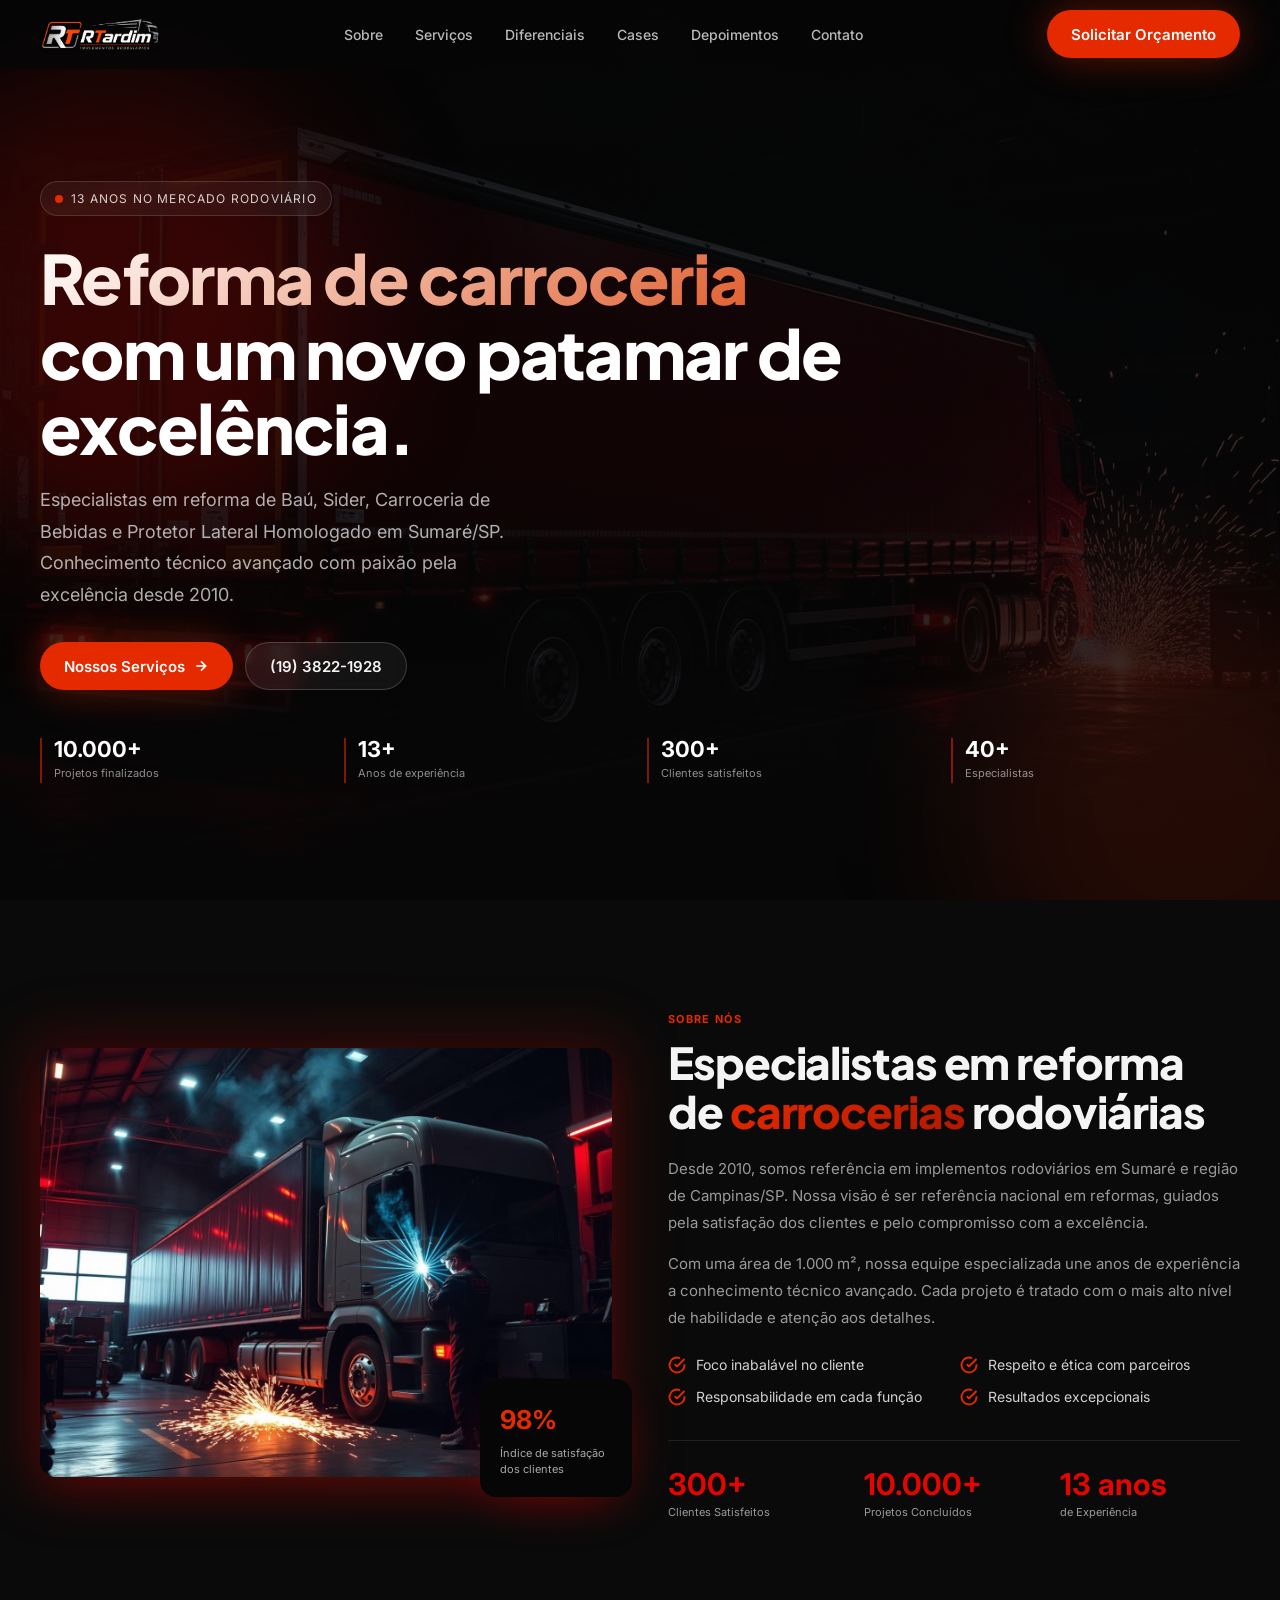
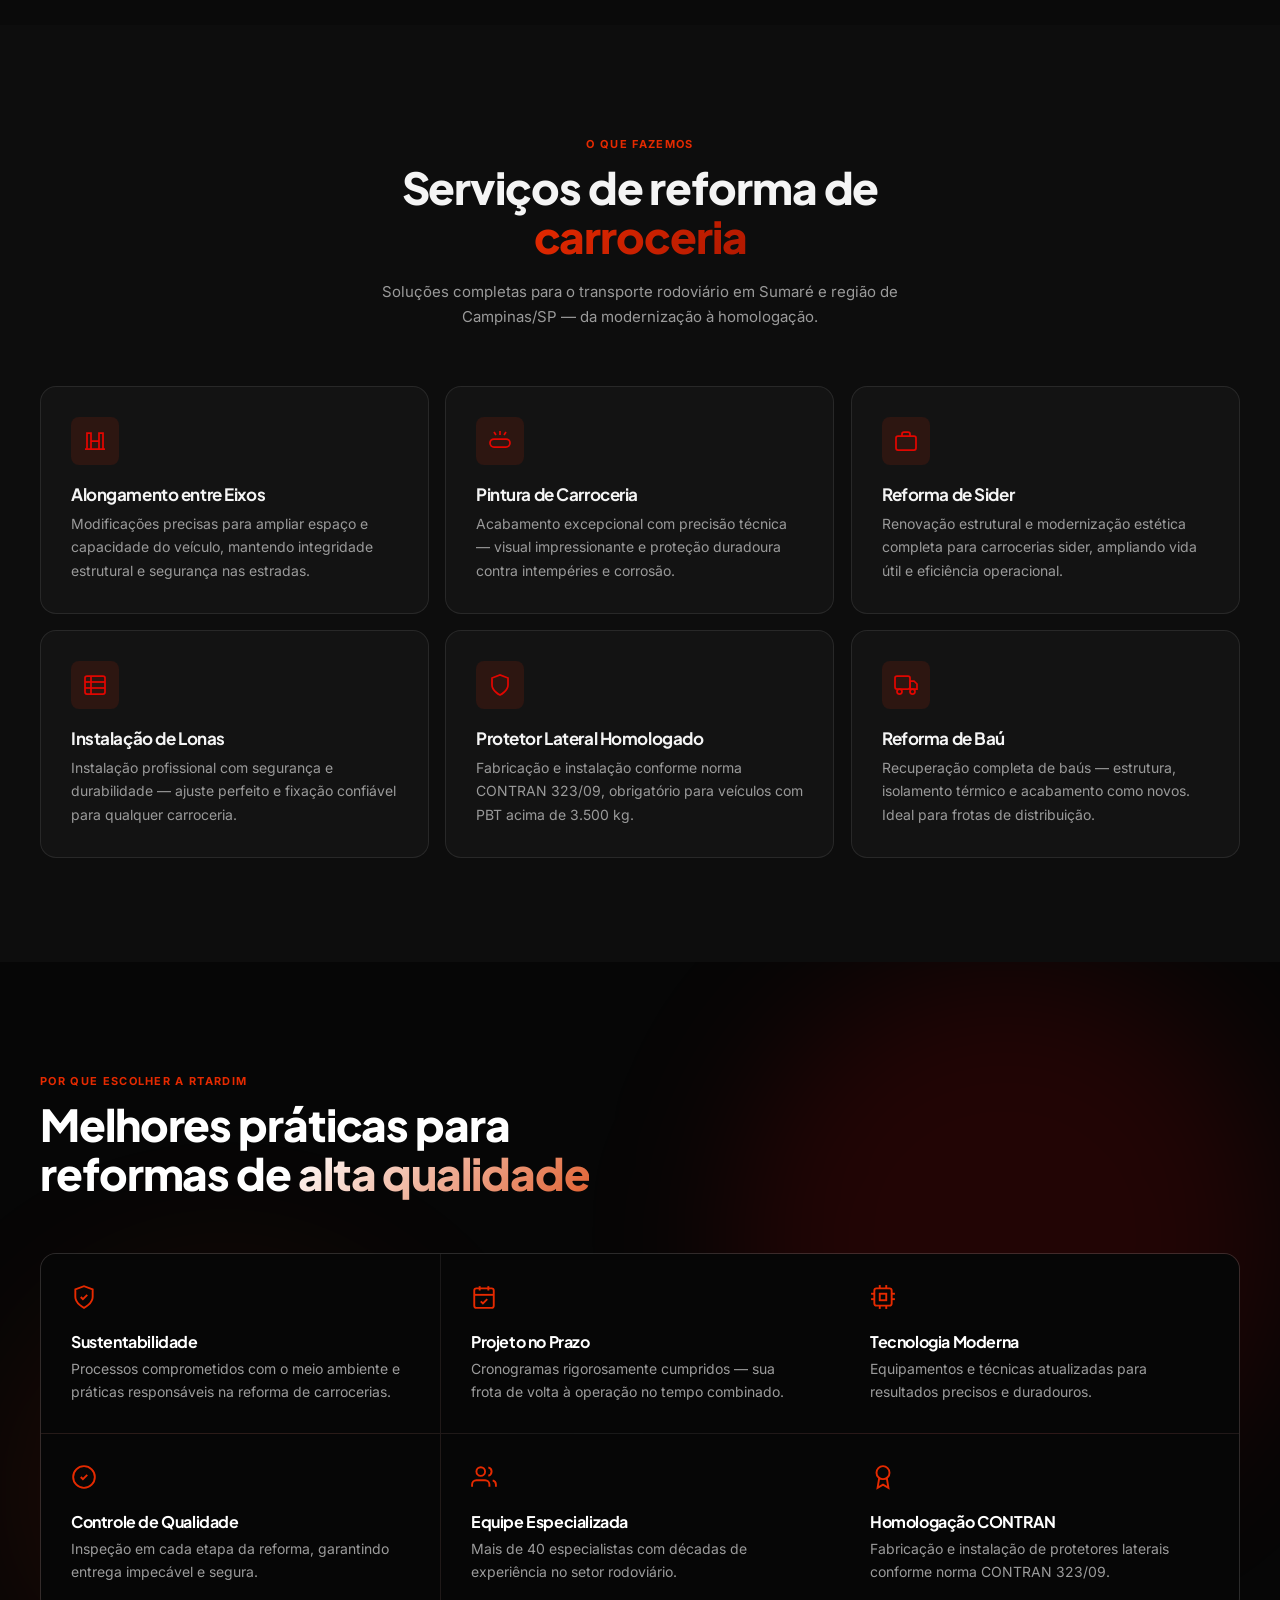
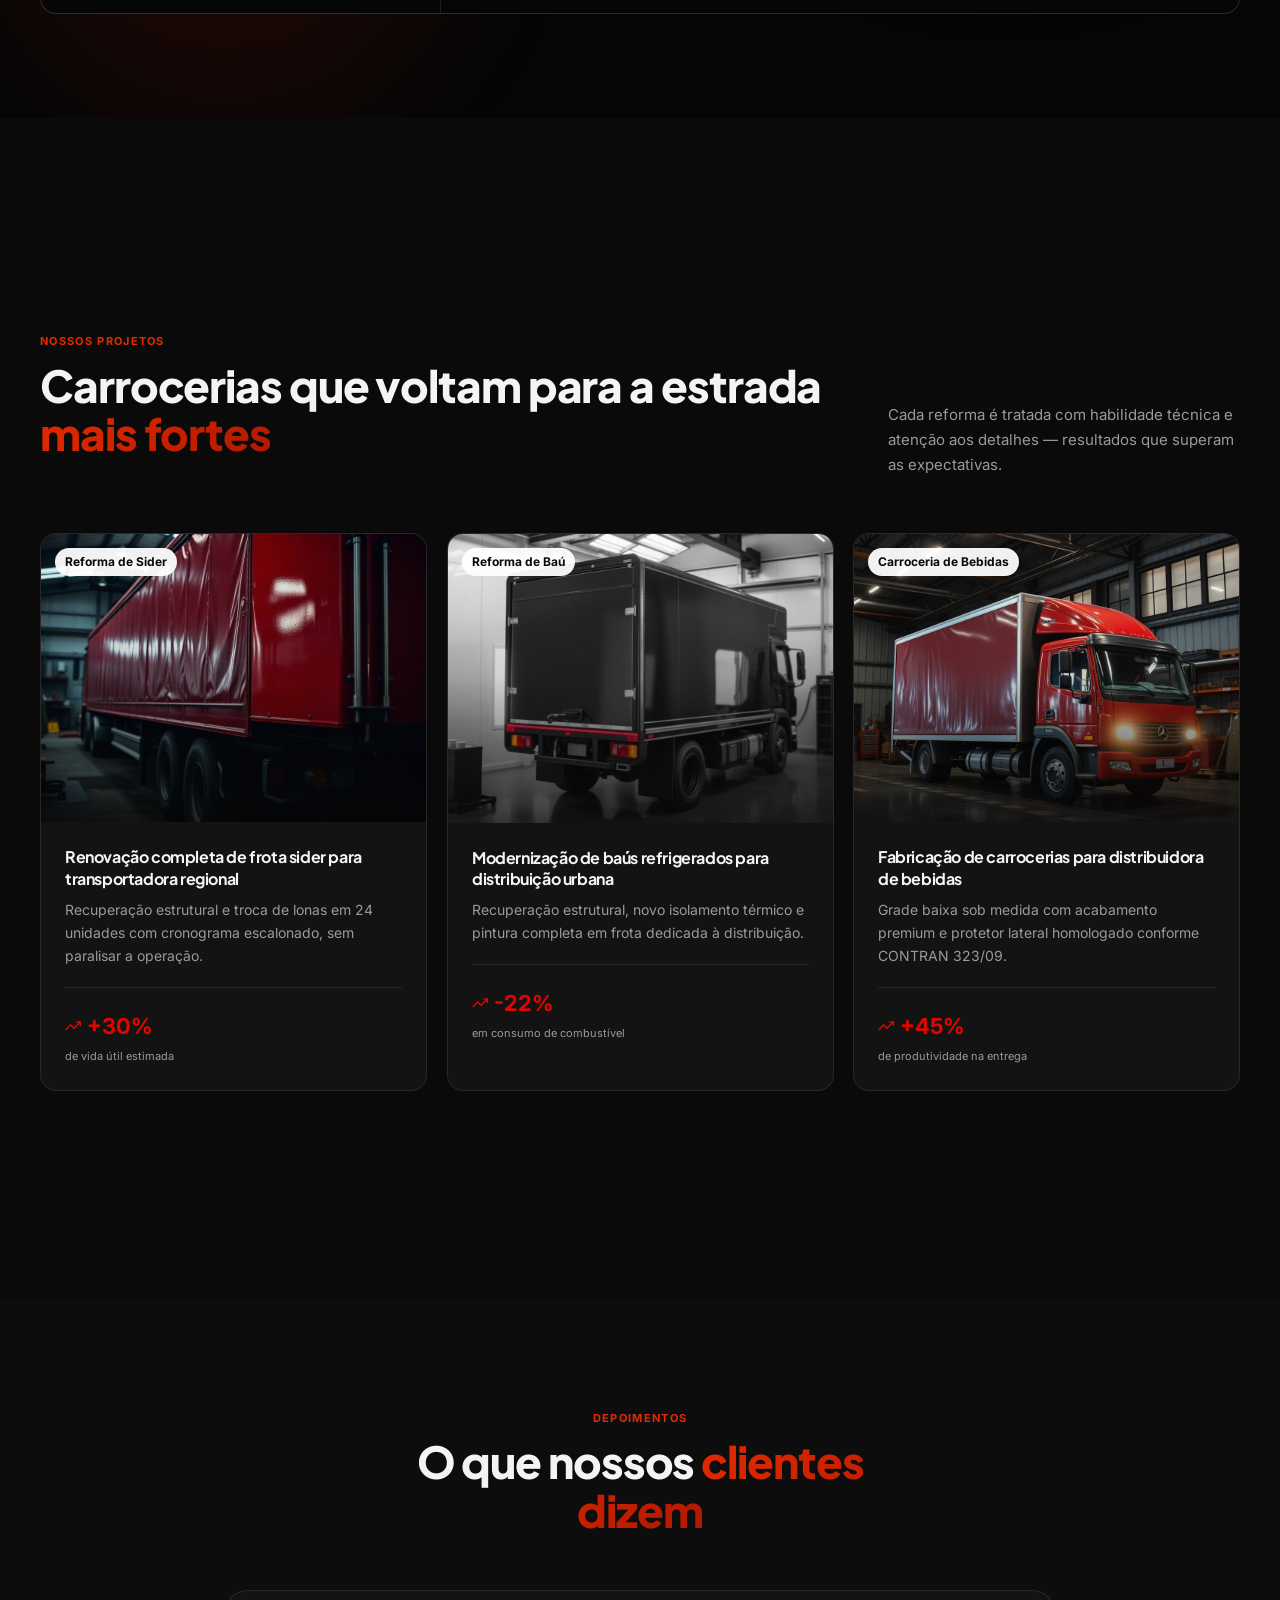
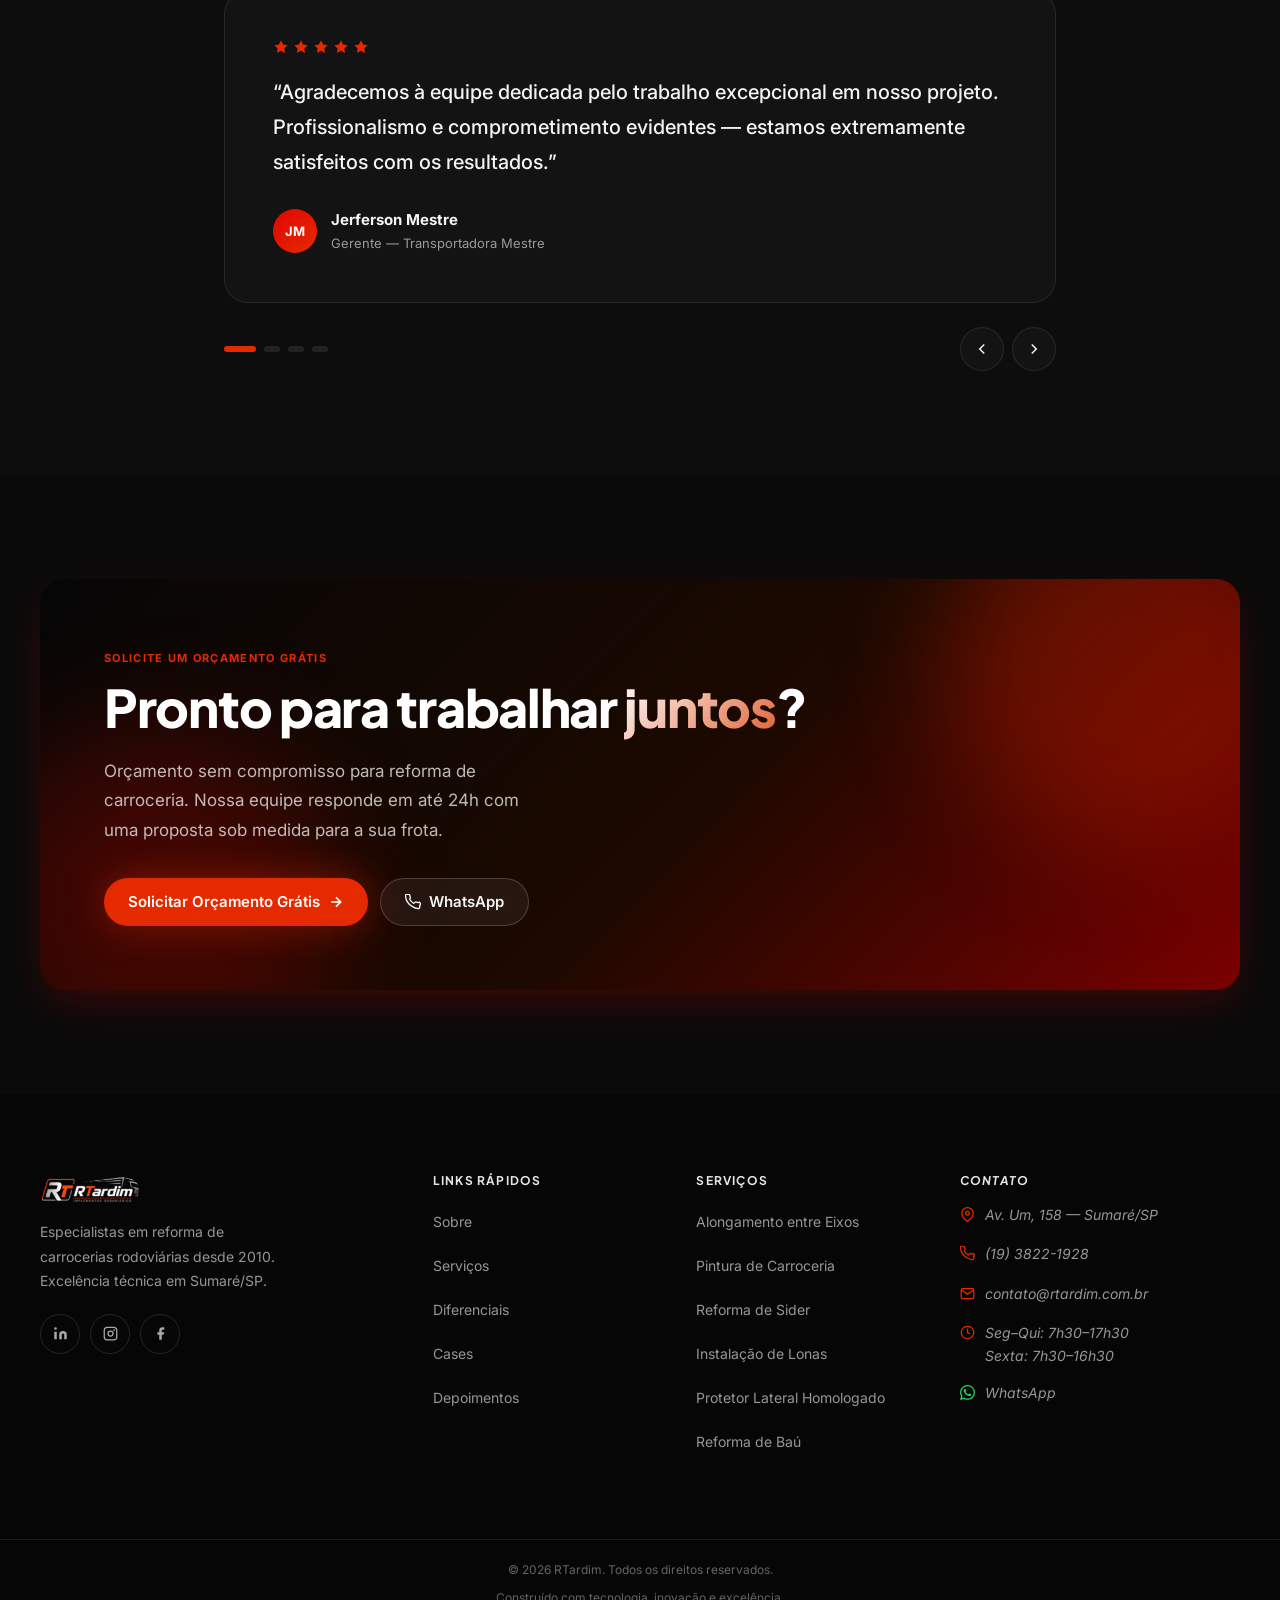
<file: v02/index.html>
<!DOCTYPE html>
<html lang="pt-BR">
<head>
  <meta charset="utf-8">
  <meta name="viewport" content="width=device-width,initial-scale=1">
  <meta http-equiv="X-UA-Compatible" content="IE=edge">

  <!-- Primary SEO -->
  <title>RTardim — Reforma de Carrocerias em Sumaré/SP | Baú, Sider, Protetor Lateral</title>
  <meta name="description" content="RTardim: 13 anos reformando carrocerias rodoviárias em Sumaré/SP. Especialistas em Baú, Sider, Carroceria de Bebidas, Alongamento entre Eixos, Pintura e Protetor Lateral CONTRAN 323/09. Orçamento grátis.">
  <meta name="keywords" content="reforma de carroceria Sumaré, reforma de baú, reforma de sider, carroceria de bebidas, protetor lateral homologado CONTRAN, alongamento entre eixos, pintura de carroceria, implementos rodoviários Campinas">
  <meta name="robots" content="index,follow,max-snippet:-1,max-image-preview:large,max-video-preview:-1">
  <meta name="author" content="RTardim">
  <meta name="geo.region" content="BR-SP">
  <meta name="geo.placename" content="Sumaré, São Paulo, Brasil">
  <link rel="canonical" href="https://www.rtardim.com.br/">

  <!-- Open Graph -->
  <meta property="og:type"        content="website">
  <meta property="og:url"         content="https://www.rtardim.com.br/">
  <meta property="og:title"       content="RTardim — Reforma de Carrocerias em Sumaré/SP">
  <meta property="og:description" content="13 anos de excelência em reforma de carrocerias rodoviárias. Baú, Sider, Bebidas, Pintura e Protetor Lateral Homologado. Solicite um orçamento grátis.">
  <meta property="og:image"       content="https://www.rtardim.com.br/img/og-image.jpg">
  <meta property="og:image:width"  content="1200">
  <meta property="og:image:height" content="630">
  <meta property="og:image:alt"   content="RTardim — Reforma de Carrocerias Rodoviárias em Sumaré/SP">
  <meta property="og:locale"      content="pt_BR">
  <meta property="og:site_name"   content="RTardim">

  <!-- Twitter Card -->
  <meta name="twitter:card"        content="summary_large_image">
  <meta name="twitter:title"       content="RTardim — Reforma de Carrocerias em Sumaré/SP">
  <meta name="twitter:description" content="13 anos reformando carrocerias rodoviárias. Baú, Sider, Bebidas, Pintura e Protetor Lateral. Orçamento grátis.">
  <meta name="twitter:image"       content="https://www.rtardim.com.br/img/og-image.jpg">

  <!-- PWA / Theme -->
  <meta name="theme-color" content="#0a0a0a">
  <meta name="mobile-web-app-capable" content="yes">
  <meta name="apple-mobile-web-app-capable" content="yes">
  <meta name="apple-mobile-web-app-status-bar-style" content="black-translucent">

  <!-- Favicon -->
  <link rel="icon" type="image/png" href="img/logo.png">

  <!-- Fonts — preload para LCP -->
  <link rel="preconnect" href="https://fonts.googleapis.com">
  <link rel="preconnect" href="https://fonts.gstatic.com" crossorigin>
  <link rel="preload" as="style"
        href="https://fonts.googleapis.com/css2?family=Inter:wght@400;500;600;700&family=Plus+Jakarta+Sans:wght@600;700;800&display=swap"
        onload="this.onload=null;this.rel='stylesheet'">
  <noscript>
    <link rel="stylesheet"
          href="https://fonts.googleapis.com/css2?family=Inter:wght@400;500;600;700&family=Plus+Jakarta+Sans:wght@600;700;800&display=swap">
  </noscript>

  <!-- Preload hero image (LCP candidate) -->
  <link rel="preload" as="image" href="img/hero-bg.jpg">

  <!-- Stylesheet -->
  <link rel="stylesheet" href="css/styles.css">

  <!-- Schema.org — LocalBusiness + FAQ -->
  <script type="application/ld+json">
  {
    "@context": "https://schema.org",
    "@type": "LocalBusiness",
    "@id": "https://www.rtardim.com.br/#organization",
    "name": "RTardim Reforma de Carrocerias",
    "alternateName": "RTardim",
    "url": "https://www.rtardim.com.br",
    "logo": "https://www.rtardim.com.br/img/logo.png",
    "image": "https://www.rtardim.com.br/img/og-image.jpg",
    "description": "Especialistas em reforma de carrocerias rodoviárias há 13 anos. Reforma de Baú, Sider, Carroceria de Bebidas, Alongamento entre Eixos, Pintura e Protetor Lateral Homologado CONTRAN 323/09. Sumaré/SP.",
    "foundingDate": "2010",
    "numberOfEmployees": { "@type": "QuantitativeValue", "value": 40 },
    "address": {
      "@type": "PostalAddress",
      "streetAddress": "Av. Um, 158",
      "addressLocality": "Sumaré",
      "addressRegion": "SP",
      "postalCode": "13175-000",
      "addressCountry": "BR"
    },
    "geo": { "@type": "GeoCoordinates", "latitude": -22.8205, "longitude": -47.2673 },
    "telephone": "+55-19-3822-1928",
    "email": "contato@rtardim.com.br",
    "openingHoursSpecification": [
      { "@type": "OpeningHoursSpecification", "dayOfWeek": ["Monday","Tuesday","Wednesday","Thursday"], "opens": "07:30", "closes": "17:30" },
      { "@type": "OpeningHoursSpecification", "dayOfWeek": "Friday", "opens": "07:30", "closes": "16:30" }
    ],
    "aggregateRating": { "@type": "AggregateRating", "ratingValue": "4.9", "reviewCount": "300", "bestRating": "5" },
    "hasOfferCatalog": {
      "@type": "OfferCatalog",
      "name": "Serviços de Reforma de Carroceria",
      "itemListElement": [
        { "@type": "Offer", "itemOffered": { "@type": "Service", "name": "Reforma de Sider" } },
        { "@type": "Offer", "itemOffered": { "@type": "Service", "name": "Reforma de Baú" } },
        { "@type": "Offer", "itemOffered": { "@type": "Service", "name": "Carroceria de Bebidas" } },
        { "@type": "Offer", "itemOffered": { "@type": "Service", "name": "Alongamento entre Eixos" } },
        { "@type": "Offer", "itemOffered": { "@type": "Service", "name": "Pintura de Carroceria" } },
        { "@type": "Offer", "itemOffered": { "@type": "Service", "name": "Protetor Lateral Homologado CONTRAN 323/09" } },
        { "@type": "Offer", "itemOffered": { "@type": "Service", "name": "Instalação de Lonas" } }
      ]
    }
  }
  </script>
  <script type="application/ld+json">
  {
    "@context": "https://schema.org",
    "@type": "FAQPage",
    "mainEntity": [
      { "@type": "Question", "name": "Quais carrocerias a RTardim reforma?",
        "acceptedAnswer": { "@type": "Answer", "text": "A RTardim reforma Baú, Sider, Carroceria de Bebidas (grade baixa) e outros implementos rodoviários. Também realizamos alongamento entre eixos, pintura completa e instalação de lonas em Sumaré/SP." } },
      { "@type": "Question", "name": "A RTardim fabrica e instala protetor lateral homologado?",
        "acceptedAnswer": { "@type": "Answer", "text": "Sim. Fabricamos e instalamos Protetor Lateral conforme a norma CONTRAN 323/09, obrigatório para veículos com PBT acima de 3.500 kg." } },
      { "@type": "Question", "name": "Onde fica a RTardim?",
        "acceptedAnswer": { "@type": "Answer", "text": "Nossa oficina fica na Av. Um, 158 — Jardim Nova Terra, Sumaré/SP. Atendemos clientes da região de Campinas e interior de São Paulo." } },
      { "@type": "Question", "name": "Qual o horário de atendimento da RTardim?",
        "acceptedAnswer": { "@type": "Answer", "text": "Atendemos segunda a quinta das 7h30 às 17h30 e sexta das 7h30 às 16h30. Telefone: (19) 3822-1928." } },
      { "@type": "Question", "name": "Quanto tempo tem a RTardim no mercado?",
        "acceptedAnswer": { "@type": "Answer", "text": "A RTardim atua desde 2010, com mais de 13 anos de experiência, mais de 10.000 projetos concluídos e 300+ clientes satisfeitos." } }
    ]
  }
  </script>
</head>
<body>

<!-- ===================================================
     NAVBAR
=================================================== -->
<header>
  <nav id="navbar" aria-label="Navegação principal">
    <div class="container nav-inner">

      <a href="#top" class="nav-logo" aria-label="RTardim — Reforma de Carrocerias — Início">
        <img src="img/logo.png"
             alt="RTardim"
             class="nav-logo-img"
             width="120" height="36"
             onerror="this.style.display='none';this.nextElementSibling.style.display='flex'">
        <!-- Fallback se o SVG não carregar -->
        <span class="nav-logo-badge" style="display:none" aria-hidden="true">RT</span>
      </a>

      <ul class="nav-links" role="list">
        <li><a href="#sobre">Sobre</a></li>
        <li><a href="#servicos">Serviços</a></li>
        <li><a href="#diferenciais">Diferenciais</a></li>
        <li><a href="#cases">Cases</a></li>
        <li><a href="#depoimentos">Depoimentos</a></li>
        <li><a href="#contato">Contato</a></li>
      </ul>

      <a href="#contato" class="btn btn-primary nav-cta">Solicitar Orçamento</a>

      <button class="nav-hamburger" id="menu-toggle"
              aria-label="Abrir menu de navegação"
              aria-expanded="false"
              aria-controls="mobile-menu">
        <svg id="icon-menu" xmlns="http://www.w3.org/2000/svg" width="22" height="22"
             fill="none" stroke="currentColor" stroke-width="2" viewBox="0 0 24 24" aria-hidden="true">
          <line x1="3" y1="6" x2="21" y2="6"/>
          <line x1="3" y1="12" x2="21" y2="12"/>
          <line x1="3" y1="18" x2="21" y2="18"/>
        </svg>
        <svg id="icon-close" xmlns="http://www.w3.org/2000/svg" width="22" height="22"
             fill="none" stroke="currentColor" stroke-width="2" viewBox="0 0 24 24"
             style="display:none" aria-hidden="true">
          <line x1="18" y1="6" x2="6" y2="18"/>
          <line x1="6" y1="6" x2="18" y2="18"/>
        </svg>
      </button>
    </div>

    <div id="mobile-menu" role="dialog" aria-label="Menu de navegação" aria-modal="false">
      <a href="#sobre">Sobre</a>
      <a href="#servicos">Serviços</a>
      <a href="#diferenciais">Diferenciais</a>
      <a href="#cases">Cases</a>
      <a href="#depoimentos">Depoimentos</a>
      <a href="#contato">Contato</a>
      <a href="#contato" class="btn btn-primary">Solicitar Orçamento</a>
    </div>
  </nav>
</header>

<!-- ===================================================
     HERO
=================================================== -->
<section id="top" aria-labelledby="hero-title">
  <div id="hero">
    <div class="hero-bg" role="img"
         aria-label="Oficina RTardim — reforma de carroceria rodoviária em Sumaré/SP"
         aria-hidden="true"></div>
    <div class="hero-overlay" aria-hidden="true"></div>
    <div class="hero-blob hero-blob-1" aria-hidden="true"></div>
    <div class="hero-blob hero-blob-2" aria-hidden="true"></div>

    <div class="container">
      <div class="hero-content">
        <div class="hero-badge">
          <span class="hero-badge-dot" aria-hidden="true"></span>
          <span>13 anos no mercado rodoviário</span>
        </div>

        <h1 class="hero-h1" id="hero-title">
          <span class="tg-hero">Reforma de carroceria</span><br>
          <span>com um novo patamar de excelência.</span>
        </h1>

        <p class="hero-p">
          Especialistas em reforma de Baú, Sider, Carroceria de Bebidas e Protetor Lateral
          Homologado em Sumaré/SP. Conhecimento técnico avançado com paixão pela excelência desde 2010.
        </p>

        <div class="hero-btns">
          <a href="#servicos" class="btn btn-primary">
            Nossos Serviços
            <svg xmlns="http://www.w3.org/2000/svg" width="16" height="16" fill="none"
                 stroke="currentColor" stroke-width="2.5" viewBox="0 0 24 24" aria-hidden="true">
              <line x1="5" y1="12" x2="19" y2="12"/>
              <polyline points="12 5 19 12 12 19"/>
            </svg>
          </a>
          <!-- data-phone — número preenchido via config.js -->
          <a href="#" data-phone data-phone-text class="btn btn-ghost">
            <svg xmlns="http://www.w3.org/2000/svg" width="16" height="16" fill="none"
                 stroke="currentColor" stroke-width="2" viewBox="0 0 24 24" aria-hidden="true">
              <path d="M22 16.92v3a2 2 0 01-2.18 2 19.79 19.79 0 01-8.63-3.07A19.5 19.5 0 013.07 11 19.79 19.79 0 01.66 2.31 2 2 0 012.18.36h3a2 2 0 012 1.72c.123.999.374 1.979.7 2.81a2 2 0 01-.45 2.11L6.91 7.91a16 16 0 006.29 6.29l1.61-1.61a2 2 0 012.11-.45c.831.326 1.811.577 2.81.7A2 2 0 0122 16.92z"/>
            </svg>
            (19) 3822-1928
          </a>
        </div>

        <dl class="hero-stats" aria-label="Números da RTardim">
          <div class="stat-item"><dd class="stat-num">10.000+</dd><dt class="stat-label">Projetos finalizados</dt></div>
          <div class="stat-item"><dd class="stat-num">13+</dd><dt class="stat-label">Anos de experiência</dt></div>
          <div class="stat-item"><dd class="stat-num">300+</dd><dt class="stat-label">Clientes satisfeitos</dt></div>
          <div class="stat-item"><dd class="stat-num">40+</dd><dt class="stat-label">Especialistas</dt></div>
        </dl>
      </div>
    </div>
  </div>
</section>

<!-- ===================================================
     ABOUT
=================================================== -->
<section id="sobre" aria-labelledby="about-title">
  <div id="about">
    <div class="container">
      <div class="about-grid">

        <div class="about-img-wrap reveal-l">
          <div class="about-img-glow" aria-hidden="true"></div>
          <img src="img/about.jpg"
               alt="Equipe de especialistas da RTardim realizando reforma de carroceria rodoviária em Sumaré/SP"
               class="about-img"
               width="1280" height="960"
               loading="lazy" decoding="async">
          <div class="about-badge" aria-hidden="true">
            <div class="about-badge-num">98%</div>
            <div class="about-badge-label">Índice de satisfação dos clientes</div>
          </div>
        </div>

        <div class="reveal-r">
          <span class="label-tag">Sobre nós</span>
          <h2 class="section-title" id="about-title">
            Especialistas em reforma de <span class="tg-accent">carrocerias</span> rodoviárias
          </h2>
          <p class="about-p">Desde 2010, somos referência em implementos rodoviários em Sumaré e região de Campinas/SP. Nossa visão é ser referência nacional em reformas, guiados pela satisfação dos clientes e pelo compromisso com a excelência.</p>
          <p class="about-p">Com uma área de 1.000 m², nossa equipe especializada une anos de experiência a conhecimento técnico avançado. Cada projeto é tratado com o mais alto nível de habilidade e atenção aos detalhes.</p>

          <ul class="values-list" aria-label="Nossos valores">
            <li class="value-item">
              <svg class="check-icon" xmlns="http://www.w3.org/2000/svg" fill="none" stroke="currentColor" stroke-width="2.5" viewBox="0 0 24 24" aria-hidden="true"><path d="M22 11.08V12a10 10 0 11-5.93-9.14"/><polyline points="22 4 12 14.01 9 11.01"/></svg>
              Foco inabalável no cliente
            </li>
            <li class="value-item">
              <svg class="check-icon" xmlns="http://www.w3.org/2000/svg" fill="none" stroke="currentColor" stroke-width="2.5" viewBox="0 0 24 24" aria-hidden="true"><path d="M22 11.08V12a10 10 0 11-5.93-9.14"/><polyline points="22 4 12 14.01 9 11.01"/></svg>
              Respeito e ética com parceiros
            </li>
            <li class="value-item">
              <svg class="check-icon" xmlns="http://www.w3.org/2000/svg" fill="none" stroke="currentColor" stroke-width="2.5" viewBox="0 0 24 24" aria-hidden="true"><path d="M22 11.08V12a10 10 0 11-5.93-9.14"/><polyline points="22 4 12 14.01 9 11.01"/></svg>
              Responsabilidade em cada função
            </li>
            <li class="value-item">
              <svg class="check-icon" xmlns="http://www.w3.org/2000/svg" fill="none" stroke="currentColor" stroke-width="2.5" viewBox="0 0 24 24" aria-hidden="true"><path d="M22 11.08V12a10 10 0 11-5.93-9.14"/><polyline points="22 4 12 14.01 9 11.01"/></svg>
              Resultados excepcionais
            </li>
          </ul>

          <dl class="stats-row" aria-label="Resultados comprovados">
            <div><dd class="stat-big">300+</dd><dt class="stat-small">Clientes Satisfeitos</dt></div>
            <div><dd class="stat-big">10.000+</dd><dt class="stat-small">Projetos Concluídos</dt></div>
            <div><dd class="stat-big">13 anos</dd><dt class="stat-small">de Experiência</dt></div>
          </dl>
        </div>

      </div>
    </div>
  </div>
</section>

<!-- ===================================================
     SERVICES
=================================================== -->
<section id="servicos" aria-labelledby="services-title">
  <div id="services">
    <div class="container">
      <div class="section-center">
        <span class="label-tag">O que fazemos</span>
        <h2 class="section-title" id="services-title">
          Serviços de reforma de <span class="tg-accent">carroceria</span>
        </h2>
        <p>Soluções completas para o transporte rodoviário em Sumaré e região de Campinas/SP — da modernização à homologação.</p>
      </div>

      <ul class="services-grid" role="list" aria-label="Lista de serviços de reforma de carroceria">
        <li class="service-card reveal" style="transition-delay:.04s">
          <div class="service-icon" aria-hidden="true">
            <svg xmlns="http://www.w3.org/2000/svg" fill="none" stroke="currentColor" stroke-width="1.75" viewBox="0 0 24 24"><path d="M2 20h20M4 4h4v16H4zM16 4h4v16h-4zM8 12h8"/></svg>
          </div>
          <h3 class="service-h3">Alongamento entre Eixos</h3>
          <p class="service-p">Modificações precisas para ampliar espaço e capacidade do veículo, mantendo integridade estrutural e segurança nas estradas.</p>
        </li>
        <li class="service-card reveal" style="transition-delay:.08s">
          <div class="service-icon" aria-hidden="true">
            <svg xmlns="http://www.w3.org/2000/svg" fill="none" stroke="currentColor" stroke-width="1.75" viewBox="0 0 24 24"><path d="M2 14a4 4 0 014-4h12a4 4 0 010 8H6a4 4 0 01-4-4zM12 6V2M8 6l-2-3M16 6l2-3"/></svg>
          </div>
          <h3 class="service-h3">Pintura de Carroceria</h3>
          <p class="service-p">Acabamento excepcional com precisão técnica — visual impressionante e proteção duradoura contra intempéries e corrosão.</p>
        </li>
        <li class="service-card reveal" style="transition-delay:.12s">
          <div class="service-icon" aria-hidden="true">
            <svg xmlns="http://www.w3.org/2000/svg" fill="none" stroke="currentColor" stroke-width="1.75" viewBox="0 0 24 24"><rect x="2" y="7" width="20" height="14" rx="2"/><path d="M16 7V5a2 2 0 00-2-2h-4a2 2 0 00-2 2v2"/></svg>
          </div>
          <h3 class="service-h3">Reforma de Sider</h3>
          <p class="service-p">Renovação estrutural e modernização estética completa para carrocerias sider, ampliando vida útil e eficiência operacional.</p>
        </li>
        <li class="service-card reveal" style="transition-delay:.16s">
          <div class="service-icon" aria-hidden="true">
            <svg xmlns="http://www.w3.org/2000/svg" fill="none" stroke="currentColor" stroke-width="1.75" viewBox="0 0 24 24"><rect x="2" y="3" width="20" height="18" rx="2"/><line x1="2" y1="9" x2="22" y2="9"/><line x1="2" y1="15" x2="22" y2="15"/><line x1="8" y1="3" x2="8" y2="21"/></svg>
          </div>
          <h3 class="service-h3">Instalação de Lonas</h3>
          <p class="service-p">Instalação profissional com segurança e durabilidade — ajuste perfeito e fixação confiável para qualquer carroceria.</p>
        </li>
        <li class="service-card reveal" style="transition-delay:.20s">
          <div class="service-icon" aria-hidden="true">
            <svg xmlns="http://www.w3.org/2000/svg" fill="none" stroke="currentColor" stroke-width="1.75" viewBox="0 0 24 24"><path d="M12 22s8-4 8-10V5l-8-3-8 3v7c0 6 8 10 8 10z"/></svg>
          </div>
          <h3 class="service-h3">Protetor Lateral Homologado</h3>
          <p class="service-p">Fabricação e instalação conforme norma CONTRAN 323/09, obrigatório para veículos com PBT acima de 3.500 kg.</p>
        </li>
        <li class="service-card reveal" style="transition-delay:.24s">
          <div class="service-icon" aria-hidden="true">
            <svg xmlns="http://www.w3.org/2000/svg" fill="none" stroke="currentColor" stroke-width="1.75" viewBox="0 0 24 24"><rect x="1" y="3" width="15" height="13" rx="2"/><path d="M16 8h4l3 3v5h-7V8z"/><circle cx="5.5" cy="18.5" r="2.5"/><circle cx="18.5" cy="18.5" r="2.5"/></svg>
          </div>
          <h3 class="service-h3">Reforma de Baú</h3>
          <p class="service-p">Recuperação completa de baús — estrutura, isolamento térmico e acabamento como novos. Ideal para frotas de distribuição.</p>
        </li>
      </ul>
    </div>
  </div>
</section>

<!-- ===================================================
     DIFFERENTIALS
=================================================== -->
<section id="diferenciais" aria-labelledby="diffs-title">
  <div id="diffs">
    <div class="diff-blob diff-blob-1" aria-hidden="true"></div>
    <div class="diff-blob diff-blob-2" aria-hidden="true"></div>
    <div class="container">
      <div class="diffs-intro reveal">
        <span class="label-tag">Por que escolher a RTardim</span>
        <h2 class="section-title" id="diffs-title">
          Melhores práticas para reformas de <span class="tg-hero">alta qualidade</span>
        </h2>
      </div>

      <ul class="diffs-grid" aria-label="Diferenciais da RTardim">
        <li class="diff-item reveal">
          <div class="diff-icon" aria-hidden="true"><svg xmlns="http://www.w3.org/2000/svg" fill="none" stroke="currentColor" stroke-width="1.75" viewBox="0 0 24 24"><path d="M12 22s8-4 8-10V5l-8-3-8 3v7c0 6 8 10 8 10z"/><path d="M9 12l2 2 4-4"/></svg></div>
          <h3 class="diff-h3">Sustentabilidade</h3>
          <p class="diff-p">Processos comprometidos com o meio ambiente e práticas responsáveis na reforma de carrocerias.</p>
        </li>
        <li class="diff-item reveal">
          <div class="diff-icon" aria-hidden="true"><svg xmlns="http://www.w3.org/2000/svg" fill="none" stroke="currentColor" stroke-width="1.75" viewBox="0 0 24 24"><rect x="3" y="4" width="18" height="18" rx="2"/><line x1="16" y1="2" x2="16" y2="6"/><line x1="8" y1="2" x2="8" y2="6"/><line x1="3" y1="10" x2="21" y2="10"/><path d="M9 16l2 2 4-4"/></svg></div>
          <h3 class="diff-h3">Projeto no Prazo</h3>
          <p class="diff-p">Cronogramas rigorosamente cumpridos — sua frota de volta à operação no tempo combinado.</p>
        </li>
        <li class="diff-item reveal">
          <div class="diff-icon" aria-hidden="true"><svg xmlns="http://www.w3.org/2000/svg" fill="none" stroke="currentColor" stroke-width="1.75" viewBox="0 0 24 24"><rect x="4" y="4" width="16" height="16" rx="2"/><rect x="9" y="9" width="6" height="6"/><line x1="9" y1="1" x2="9" y2="4"/><line x1="15" y1="1" x2="15" y2="4"/><line x1="9" y1="20" x2="9" y2="23"/><line x1="15" y1="20" x2="15" y2="23"/><line x1="20" y1="9" x2="23" y2="9"/><line x1="20" y1="14" x2="23" y2="14"/><line x1="1" y1="9" x2="4" y2="9"/><line x1="1" y1="14" x2="4" y2="14"/></svg></div>
          <h3 class="diff-h3">Tecnologia Moderna</h3>
          <p class="diff-p">Equipamentos e técnicas atualizadas para resultados precisos e duradouros.</p>
        </li>
        <li class="diff-item reveal">
          <div class="diff-icon" aria-hidden="true"><svg xmlns="http://www.w3.org/2000/svg" fill="none" stroke="currentColor" stroke-width="1.75" viewBox="0 0 24 24"><circle cx="12" cy="12" r="10"/><path d="M9 12l2 2 4-4"/></svg></div>
          <h3 class="diff-h3">Controle de Qualidade</h3>
          <p class="diff-p">Inspeção em cada etapa da reforma, garantindo entrega impecável e segura.</p>
        </li>
        <li class="diff-item reveal">
          <div class="diff-icon" aria-hidden="true"><svg xmlns="http://www.w3.org/2000/svg" fill="none" stroke="currentColor" stroke-width="1.75" viewBox="0 0 24 24"><path d="M17 21v-2a4 4 0 00-4-4H5a4 4 0 00-4 4v2"/><circle cx="9" cy="7" r="4"/><path d="M23 21v-2a4 4 0 00-3-3.87M16 3.13a4 4 0 010 7.75"/></svg></div>
          <h3 class="diff-h3">Equipe Especializada</h3>
          <p class="diff-p">Mais de 40 especialistas com décadas de experiência no setor rodoviário.</p>
        </li>
        <li class="diff-item reveal">
          <div class="diff-icon" aria-hidden="true"><svg xmlns="http://www.w3.org/2000/svg" fill="none" stroke="currentColor" stroke-width="1.75" viewBox="0 0 24 24"><circle cx="12" cy="8" r="6"/><path d="M15.477 12.89L17 22l-5-3-5 3 1.523-9.11"/></svg></div>
          <h3 class="diff-h3">Homologação CONTRAN</h3>
          <p class="diff-p">Fabricação e instalação de protetores laterais conforme norma CONTRAN 323/09.</p>
        </li>
      </ul>
    </div>
  </div>
</section>

<!-- ===================================================
     CASES
=================================================== -->
<section id="cases" aria-labelledby="cases-title">
  <div id="cases">
    <div class="container">
      <div class="cases-header">
        <div>
          <span class="label-tag">Nossos projetos</span>
          <h2 class="section-title" id="cases-title" style="max-width:26ch;margin-top:.5rem">
            Carrocerias que voltam para a estrada <span class="tg-accent">mais fortes</span>
          </h2>
        </div>
        <p class="cases-header-desc">Cada reforma é tratada com habilidade técnica e atenção aos detalhes — resultados que superam as expectativas.</p>
      </div>

      <div class="cases-grid">
        <article class="case-card reveal" style="transition-delay:.04s">
          <div class="case-img-wrap">
            <img src="img/case1.jpg"
                 alt="Reforma de Sider: renovação estrutural de frota sider para transportadora regional — RTardim Sumaré/SP"
                 class="case-img" loading="lazy" decoding="async" width="600" height="450">
            <div class="case-img-overlay" aria-hidden="true"></div>
            <span class="case-tag">Reforma de Sider</span>
          </div>
          <div class="case-body">
            <h3 class="case-h3">Renovação completa de frota sider para transportadora regional</h3>
            <p class="case-p">Recuperação estrutural e troca de lonas em 24 unidades com cronograma escalonado, sem paralisar a operação.</p>
            <div class="case-footer">
              <div>
                <div class="case-metric" aria-label="Resultado: +30% de vida útil estimada">
                  <svg xmlns="http://www.w3.org/2000/svg" width="16" height="16" fill="none" stroke="currentColor" stroke-width="2" viewBox="0 0 24 24" aria-hidden="true"><polyline points="23 6 13.5 15.5 8.5 10.5 1 18"/><polyline points="17 6 23 6 23 12"/></svg>
                  +30%
                </div>
                <div class="case-metric-label">de vida útil estimada</div>
              </div>
            </div>
          </div>
        </article>

        <article class="case-card reveal" style="transition-delay:.10s">
          <div class="case-img-wrap">
            <img src="img/case2.jpg"
                 alt="Reforma de Baú: modernização de baús refrigerados para frota de distribuição urbana — RTardim"
                 class="case-img" loading="lazy" decoding="async" width="600" height="450">
            <div class="case-img-overlay" aria-hidden="true"></div>
            <span class="case-tag">Reforma de Baú</span>
          </div>
          <div class="case-body">
            <h3 class="case-h3">Modernização de baús refrigerados para distribuição urbana</h3>
            <p class="case-p">Recuperação estrutural, novo isolamento térmico e pintura completa em frota dedicada à distribuição.</p>
            <div class="case-footer">
              <div>
                <div class="case-metric" aria-label="Resultado: -22% em consumo de combustível">
                  <svg xmlns="http://www.w3.org/2000/svg" width="16" height="16" fill="none" stroke="currentColor" stroke-width="2" viewBox="0 0 24 24" aria-hidden="true"><polyline points="23 6 13.5 15.5 8.5 10.5 1 18"/><polyline points="17 6 23 6 23 12"/></svg>
                  -22%
                </div>
                <div class="case-metric-label">em consumo de combustível</div>
              </div>
            </div>
          </div>
        </article>

        <article class="case-card reveal" style="transition-delay:.16s">
          <div class="case-img-wrap">
            <img src="img/case3.jpg"
                 alt="Carroceria de Bebidas: fabricação de grade baixa com protetor lateral homologado CONTRAN — RTardim"
                 class="case-img" loading="lazy" decoding="async" width="600" height="450">
            <div class="case-img-overlay" aria-hidden="true"></div>
            <span class="case-tag">Carroceria de Bebidas</span>
          </div>
          <div class="case-body">
            <h3 class="case-h3">Fabricação de carrocerias para distribuidora de bebidas</h3>
            <p class="case-p">Grade baixa sob medida com acabamento premium e protetor lateral homologado conforme CONTRAN 323/09.</p>
            <div class="case-footer">
              <div>
                <div class="case-metric" aria-label="Resultado: +45% de produtividade na entrega">
                  <svg xmlns="http://www.w3.org/2000/svg" width="16" height="16" fill="none" stroke="currentColor" stroke-width="2" viewBox="0 0 24 24" aria-hidden="true"><polyline points="23 6 13.5 15.5 8.5 10.5 1 18"/><polyline points="17 6 23 6 23 12"/></svg>
                  +45%
                </div>
                <div class="case-metric-label">de produtividade na entrega</div>
              </div>
            </div>
          </div>
        </article>
      </div>
    </div>
  </div>
</section>

<!-- ===================================================
     TESTIMONIALS
=================================================== -->
<section id="depoimentos" aria-labelledby="testi-title">
  <div id="testimonials">
    <div class="container">
      <div class="section-center">
        <span class="label-tag">Depoimentos</span>
        <h2 class="section-title" id="testi-title">
          O que nossos <span class="tg-accent">clientes dizem</span>
        </h2>
      </div>

      <div class="testi-wrap">
        <div class="testi-card" aria-live="polite" aria-atomic="true">
          <div class="testi-inner" id="testi-inner">
            <div class="testi-stars" role="img" aria-label="Avaliação 5 de 5 estrelas">
              <svg xmlns="http://www.w3.org/2000/svg" viewBox="0 0 24 24" aria-hidden="true"><path d="M12 2l3.09 6.26L22 9.27l-5 4.87 1.18 6.88L12 17.77l-6.18 3.25L7 14.14 2 9.27l6.91-1.01L12 2z"/></svg>
              <svg xmlns="http://www.w3.org/2000/svg" viewBox="0 0 24 24" aria-hidden="true"><path d="M12 2l3.09 6.26L22 9.27l-5 4.87 1.18 6.88L12 17.77l-6.18 3.25L7 14.14 2 9.27l6.91-1.01L12 2z"/></svg>
              <svg xmlns="http://www.w3.org/2000/svg" viewBox="0 0 24 24" aria-hidden="true"><path d="M12 2l3.09 6.26L22 9.27l-5 4.87 1.18 6.88L12 17.77l-6.18 3.25L7 14.14 2 9.27l6.91-1.01L12 2z"/></svg>
              <svg xmlns="http://www.w3.org/2000/svg" viewBox="0 0 24 24" aria-hidden="true"><path d="M12 2l3.09 6.26L22 9.27l-5 4.87 1.18 6.88L12 17.77l-6.18 3.25L7 14.14 2 9.27l6.91-1.01L12 2z"/></svg>
              <svg xmlns="http://www.w3.org/2000/svg" viewBox="0 0 24 24" aria-hidden="true"><path d="M12 2l3.09 6.26L22 9.27l-5 4.87 1.18 6.88L12 17.77l-6.18 3.25L7 14.14 2 9.27l6.91-1.01L12 2z"/></svg>
            </div>
            <blockquote class="testi-quote" id="testi-quote"></blockquote>
            <figure class="testi-author">
              <div class="testi-avatar" id="testi-avatar" aria-hidden="true"></div>
              <figcaption>
                <div class="testi-name" id="testi-name"></div>
                <div class="testi-role" id="testi-role"></div>
              </figcaption>
            </figure>
          </div>
        </div>

        <div class="testi-controls">
          <div class="testi-dots" id="testi-dots" role="tablist" aria-label="Selecionar depoimento"></div>
          <div class="testi-arrows">
            <button class="testi-arrow" id="testi-prev" aria-label="Depoimento anterior">
              <svg xmlns="http://www.w3.org/2000/svg" fill="none" stroke="currentColor" stroke-width="2" viewBox="0 0 24 24" aria-hidden="true"><polyline points="15 18 9 12 15 6"/></svg>
            </button>
            <button class="testi-arrow" id="testi-next" aria-label="Próximo depoimento">
              <svg xmlns="http://www.w3.org/2000/svg" fill="none" stroke="currentColor" stroke-width="2" viewBox="0 0 24 24" aria-hidden="true"><polyline points="9 18 15 12 9 6"/></svg>
            </button>
          </div>
        </div>
      </div>
    </div>
  </div>
</section>

<!-- ===================================================
     CTA
=================================================== -->
<section aria-label="Solicite um orçamento grátis para reforma de carroceria">
  <div id="cta-section">
    <div class="container">
      <div class="cta-box reveal">
        <div class="cta-blob cta-blob-1" aria-hidden="true"></div>
        <div class="cta-blob cta-blob-2" aria-hidden="true"></div>
        <div class="cta-content">
          <span class="label-tag">Solicite um orçamento grátis</span>
          <h2 class="cta-title">Pronto para trabalhar <span class="tg-hero">juntos</span>?</h2>
          <p class="cta-p">Orçamento sem compromisso para reforma de carroceria. Nossa equipe responde em até 24h com uma proposta sob medida para a sua frota.</p>
          <div class="cta-btns">
            <a href="#contato" class="btn btn-primary">
              Solicitar Orçamento Grátis
              <svg xmlns="http://www.w3.org/2000/svg" width="16" height="16" fill="none" stroke="currentColor" stroke-width="2.5" viewBox="0 0 24 24" aria-hidden="true"><line x1="5" y1="12" x2="19" y2="12"/><polyline points="12 5 19 12 12 19"/></svg>
            </a>
            <!-- data-wa — URL gerada automaticamente pelo config.js -->
            <a href="#" data-wa class="btn btn-ghost">
              <svg xmlns="http://www.w3.org/2000/svg" width="16" height="16" fill="none" stroke="currentColor" stroke-width="2" viewBox="0 0 24 24" aria-hidden="true"><path d="M22 16.92v3a2 2 0 01-2.18 2 19.79 19.79 0 01-8.63-3.07A19.5 19.5 0 013.07 11 19.79 19.79 0 01.66 2.31 2 2 0 012.18.36h3a2 2 0 012 1.72c.123.999.374 1.979.7 2.81a2 2 0 01-.45 2.11L6.91 7.91a16 16 0 006.29 6.29l1.61-1.61a2 2 0 012.11-.45c.831.326 1.811.577 2.81.7A2 2 0 0122 16.92z"/></svg>
              WhatsApp
            </a>
          </div>
        </div>
      </div>
    </div>
  </div>
</section>

<!-- ===================================================
     FOOTER / CONTATO
=================================================== -->
<footer id="contato" aria-label="Rodapé — RTardim Reforma de Carrocerias"
        itemscope itemtype="https://schema.org/LocalBusiness">
  <meta itemprop="name" content="RTardim Reforma de Carrocerias">
  <meta itemprop="url" content="https://www.rtardim.com.br">
  <div class="container">
    <div class="footer-inner">

      <!-- Brand -->
      <div>
        <a href="/" class="footer-logo" aria-label="RTardim — Página inicial">
          <img src="img/logo.png" alt="RTardim" class="footer-logo-img" width="100" height="30"
               onerror="this.style.display='none'">
        </a>
        <p class="footer-desc" itemprop="description">
          Especialistas em reforma de carrocerias rodoviárias desde 2010. Excelência técnica em Sumaré/SP.
        </p>
        <nav aria-label="Redes sociais da RTardim" class="social-links">
          <a id="social-linkedin" href="#" class="social-link"
             aria-label="RTardim no LinkedIn" rel="noopener noreferrer" target="_blank">
            <svg xmlns="http://www.w3.org/2000/svg" fill="currentColor" viewBox="0 0 24 24" aria-hidden="true"><path d="M16 8a6 6 0 016 6v7h-4v-7a2 2 0 00-2-2 2 2 0 00-2 2v7h-4v-7a6 6 0 016-6zM2 9h4v12H2z"/><circle cx="4" cy="4" r="2"/></svg>
          </a>
          <a id="social-instagram" href="#" class="social-link"
             aria-label="RTardim no Instagram" rel="noopener noreferrer" target="_blank">
            <svg xmlns="http://www.w3.org/2000/svg" fill="none" stroke="currentColor" stroke-width="2" viewBox="0 0 24 24" aria-hidden="true"><rect x="2" y="2" width="20" height="20" rx="5"/><circle cx="12" cy="12" r="4"/><circle cx="17.5" cy="6.5" r=".5" fill="currentColor"/></svg>
          </a>
          <a id="social-facebook" href="#" class="social-link"
             aria-label="RTardim no Facebook" rel="noopener noreferrer" target="_blank">
            <svg xmlns="http://www.w3.org/2000/svg" fill="currentColor" viewBox="0 0 24 24" aria-hidden="true"><path d="M18 2h-3a5 5 0 00-5 5v3H7v4h3v8h4v-8h3l1-4h-4V7a1 1 0 011-1h3z"/></svg>
          </a>
        </nav>
      </div>

      <!-- Links rápidos -->
      <nav aria-label="Links rápidos">
        <h3 class="footer-h4">Links rápidos</h3>
        <ul class="footer-links" role="list">
          <li><a href="#sobre">Sobre</a></li>
          <li><a href="#servicos">Serviços</a></li>
          <li><a href="#diferenciais">Diferenciais</a></li>
          <li><a href="#cases">Cases</a></li>
          <li><a href="#depoimentos">Depoimentos</a></li>
        </ul>
      </nav>

      <!-- Serviços -->
      <nav aria-label="Serviços de reforma de carroceria">
        <h3 class="footer-h4">Serviços</h3>
        <ul class="footer-links" role="list">
          <li><a href="#servicos">Alongamento entre Eixos</a></li>
          <li><a href="#servicos">Pintura de Carroceria</a></li>
          <li><a href="#servicos">Reforma de Sider</a></li>
          <li><a href="#servicos">Instalação de Lonas</a></li>
          <li><a href="#servicos">Protetor Lateral Homologado</a></li>
          <li><a href="#servicos">Reforma de Baú</a></li>
        </ul>
      </nav>

      <!-- Contato -->
      <address class="not-italic" itemprop="address" itemscope itemtype="https://schema.org/PostalAddress">
        <h3 class="footer-h4">Contato</h3>
        <ul class="contact-list" role="list">
          <li class="contact-item">
            <span class="contact-icon" aria-hidden="true"><svg xmlns="http://www.w3.org/2000/svg" fill="none" stroke="currentColor" stroke-width="2" viewBox="0 0 24 24"><path d="M21 10c0 7-9 13-9 13S3 17 3 10a9 9 0 0118 0z"/><circle cx="12" cy="10" r="3"/></svg></span>
            <span><span itemprop="streetAddress">Av. Um, 158</span> — <span itemprop="addressLocality">Sumaré</span>/<span itemprop="addressRegion">SP</span></span>
          </li>
          <li class="contact-item">
            <span class="contact-icon" aria-hidden="true"><svg xmlns="http://www.w3.org/2000/svg" fill="none" stroke="currentColor" stroke-width="2" viewBox="0 0 24 24"><path d="M22 16.92v3a2 2 0 01-2.18 2 19.79 19.79 0 01-8.63-3.07A19.5 19.5 0 013.07 11 19.79 19.79 0 01.66 2.31 2 2 0 012.18.36h3a2 2 0 012 1.72c.123.999.374 1.979.7 2.81a2 2 0 01-.45 2.11L6.91 7.91a16 16 0 006.29 6.29l1.61-1.61a2 2 0 012.11-.45c.831.326 1.811.577 2.81.7A2 2 0 0122 16.92z"/></svg></span>
            <!-- data-phone preenchido via config.js -->
            <a href="#" data-phone data-phone-text itemprop="telephone">(19) 3822-1928</a>
          </li>
          <li class="contact-item">
            <span class="contact-icon" aria-hidden="true"><svg xmlns="http://www.w3.org/2000/svg" fill="none" stroke="currentColor" stroke-width="2" viewBox="0 0 24 24"><path d="M4 4h16c1.1 0 2 .9 2 2v12c0 1.1-.9 2-2 2H4c-1.1 0-2-.9-2-2V6c0-1.1.9-2 2-2z"/><polyline points="22,6 12,13 2,6"/></svg></span>
            <a href="#" data-email data-email-text itemprop="email">contato@rtardim.com.br</a>
          </li>
          <li class="contact-item">
            <span class="contact-icon" aria-hidden="true"><svg xmlns="http://www.w3.org/2000/svg" fill="none" stroke="currentColor" stroke-width="2" viewBox="0 0 24 24"><circle cx="12" cy="12" r="10"/><polyline points="12 6 12 12 16 14"/></svg></span>
            <span>Seg–Qui: 7h30–17h30<br>Sexta: 7h30–16h30</span>
          </li>
          <!-- WhatsApp direto no footer -->
          <li class="contact-item">
            <span class="contact-icon" aria-hidden="true"><svg xmlns="http://www.w3.org/2000/svg" viewBox="0 0 24 24" fill="#25D366"><path d="M17.472 14.382c-.297-.149-1.758-.867-2.03-.967-.273-.099-.471-.148-.67.15-.197.297-.767.966-.94 1.164-.173.199-.347.223-.644.075-.297-.15-1.255-.463-2.39-1.475-.883-.788-1.48-1.761-1.653-2.059-.173-.297-.018-.458.13-.606.134-.133.298-.347.446-.52.149-.174.198-.298.298-.497.099-.198.05-.371-.025-.52-.075-.149-.669-1.612-.916-2.207-.242-.579-.487-.5-.669-.51-.173-.008-.371-.01-.57-.01-.198 0-.52.074-.792.372-.272.297-1.04 1.016-1.04 2.479 0 1.462 1.065 2.875 1.213 3.074.149.198 2.096 3.191 5.077 4.472.71.306 1.263.489 1.694.625.712.227 1.36.195 1.871.118.571-.085 1.758-.719 2.006-1.413.248-.694.248-1.289.173-1.413-.074-.124-.272-.198-.57-.347m-5.421 7.403h-.004a9.87 9.87 0 01-5.031-1.378l-.361-.214-3.741.982.998-3.648-.235-.374a9.86 9.86 0 01-1.51-5.26c.001-5.45 4.436-9.884 9.888-9.884 2.64 0 5.122 1.03 6.988 2.898a9.825 9.825 0 012.893 6.994c-.003 5.45-4.437 9.884-9.885 9.884m8.413-18.297A11.815 11.815 0 0012.05 0C5.495 0 .16 5.335.157 11.892c0 2.096.547 4.142 1.588 5.945L.057 24l6.305-1.654a11.882 11.882 0 005.683 1.448h.005c6.554 0 11.89-5.335 11.893-11.893a11.821 11.821 0 00-3.48-8.413Z"/></svg></span>
            <a href="#" data-wa>WhatsApp</a>
          </li>
        </ul>
      </address>

    </div>
  </div>

  <div class="footer-bottom">
    <div class="container" style="display:flex;flex-direction:column;gap:.5rem;align-items:center;text-align:center">
      <p>© <span id="footer-year"></span> RTardim. Todos os direitos reservados.</p>
      <p>Construído com tecnologia, inovação e excelência.</p>
    </div>
  </div>
</footer>

<!-- WhatsApp Floating Button -->
<a id="wa-btn" href="#" data-wa target="_blank" rel="noopener noreferrer"
   aria-label="Conversar com RTardim pelo WhatsApp">
  <svg xmlns="http://www.w3.org/2000/svg" viewBox="0 0 24 24" aria-hidden="true"><path d="M17.472 14.382c-.297-.149-1.758-.867-2.03-.967-.273-.099-.471-.148-.67.15-.197.297-.767.966-.94 1.164-.173.199-.347.223-.644.075-.297-.15-1.255-.463-2.39-1.475-.883-.788-1.48-1.761-1.653-2.059-.173-.297-.018-.458.13-.606.134-.133.298-.347.446-.52.149-.174.198-.298.298-.497.099-.198.05-.371-.025-.52-.075-.149-.669-1.612-.916-2.207-.242-.579-.487-.5-.669-.51-.173-.008-.371-.01-.57-.01-.198 0-.52.074-.792.372-.272.297-1.04 1.016-1.04 2.479 0 1.462 1.065 2.875 1.213 3.074.149.198 2.096 3.191 5.077 4.472.71.306 1.263.489 1.694.625.712.227 1.36.195 1.871.118.571-.085 1.758-.719 2.006-1.413.248-.694.248-1.289.173-1.413-.074-.124-.272-.198-.57-.347m-5.421 7.403h-.004a9.87 9.87 0 01-5.031-1.378l-.361-.214-3.741.982.998-3.648-.235-.374a9.86 9.86 0 01-1.51-5.26c.001-5.45 4.436-9.884 9.888-9.884 2.64 0 5.122 1.03 6.988 2.898a9.825 9.825 0 012.893 6.994c-.003 5.45-4.437 9.884-9.885 9.884m8.413-18.297A11.815 11.815 0 0012.05 0C5.495 0 .16 5.335.157 11.892c0 2.096.547 4.142 1.588 5.945L.057 24l6.305-1.654a11.882 11.882 0 005.683 1.448h.005c6.554 0 11.89-5.335 11.893-11.893a11.821 11.821 0 00-3.48-8.413Z"/></svg>
</a>

<!-- Scripts — ao final do body, não bloqueiam renderização -->
<script src="js/config.js"></script>
<script src="js/main.js"></script>
</body>
</html>
</file>
<file: v02/css/styles.css>
/* =====================================================
   RTardim — styles.css
   Arquitetura: Mobile First | BEM-light | CSS Custom Props
   Breakpoints: 480 | 640 | 768 | 1024 | 1280
===================================================== */

/* ─── RESET ──────────────────────────────────────── */
*, *::before, *::after { box-sizing: border-box; margin: 0; padding: 0; }

/* ─── CUSTOM PROPERTIES ──────────────────────────── */
:root {
  /* Colors */
  --bg:           #0a0a0a;
  --fg:           #f4f4f4;
  --card:         #131313;
  --border:       rgba(255,255,255,.09);
  --border-hover: rgba(229,42,0,.4);
  --muted:        #101010;
  --muted-fg:     #9a9a9a;
  --navy:         #060606;
  --primary:      #e10600;
  --accent:       #e52a00;
  --accent-light: rgba(229,42,0,.12);
  --white:        #f4f4f4;

  /* Fonts */
  --font-sans:    "Inter", system-ui, -apple-system, sans-serif;
  --font-display: "Plus Jakarta Sans", "Inter", system-ui, sans-serif;

  /* Gradients */
  --grad-hero:   linear-gradient(135deg, #060606 0%, #1c0900 55%, #7a0000 100%);
  --grad-text:   linear-gradient(135deg, #fff 0%, #e06030 100%);
  --grad-accent: linear-gradient(135deg, #e52a00 0%, #b01800 100%);

  /* Shadows */
  --shadow-glow:    0 0 40px rgba(229,42,0,.4);
  --shadow-card:    0 4px 24px rgba(0,0,0,.5);
  --shadow-elegant: 0 16px 48px -12px rgba(225,6,0,.3);

  /* Radii */
  --r-sm: .5rem;
  --r:    .75rem;
  --r-lg: 1rem;
  --r-xl: 1.5rem;

  /* Transitions */
  --t: .24s cubic-bezier(.4,0,.2,1);

  /* Section vertical padding — mobile first */
  --section-py: 3.5rem;
}
@media (min-width: 768px)  { :root { --section-py: 5rem;   } }
@media (min-width: 1024px) { :root { --section-py: 6.5rem; } }

/* ─── BASE ───────────────────────────────────────── */
html {
  scroll-behavior: smooth;
  -webkit-text-size-adjust: 100%;
  text-size-adjust: 100%;
}
body {
  background: var(--bg);
  color: var(--fg);
  font-family: var(--font-sans);
  font-size: 1rem;
  line-height: 1.65;
  -webkit-font-smoothing: antialiased;
  -moz-osx-font-smoothing: grayscale;
  overflow-x: hidden;
}
h1, h2, h3, h4, h5 {
  font-family: var(--font-display);
  letter-spacing: -.025em;
  line-height: 1.1;
  color: var(--fg);
}
img   { max-width: 100%; height: auto; display: block; }
a     { color: inherit; text-decoration: none; }
ul    { list-style: none; }
button { font-family: inherit; cursor: pointer; }

/* Focus visible — keyboard accessibility */
:focus-visible {
  outline: 2px solid var(--accent);
  outline-offset: 3px;
  border-radius: 3px;
}

/* ─── LAYOUT ─────────────────────────────────────── */
.container {
  width: 100%;
  margin-inline: auto;
  padding-inline: 1rem;
  max-width: 1280px;
}
@media (min-width: 480px)  { .container { padding-inline: 1.25rem; } }
@media (min-width: 768px)  { .container { padding-inline: 2rem;    } }
@media (min-width: 1024px) { .container { padding-inline: 2.5rem;  } }

/* ─── UTILITIES ──────────────────────────────────── */
.tg-hero {
  background: var(--grad-text);
  -webkit-background-clip: text;
  background-clip: text;
  color: transparent;
  display: inline;
}
.tg-accent {
  background: var(--grad-accent);
  -webkit-background-clip: text;
  background-clip: text;
  color: transparent;
  display: inline;
}
.label-tag {
  display: inline-block;
  font-size: .6875rem;
  font-weight: 700;
  text-transform: uppercase;
  letter-spacing: .12em;
  color: var(--accent);
}
.section-title {
  font-size: clamp(1.75rem, 5vw, 2.75rem);
  font-weight: 800;
  margin-top: .5rem;
  margin-bottom: 1.25rem;
}
.section-center {
  max-width: 36rem;
  margin: 0 auto 3.5rem;
  text-align: center;
}
.section-center p { color: var(--muted-fg); font-size: .9375rem; margin-top: .625rem; }

/* ─── BUTTONS ────────────────────────────────────── */
/* touch target ≥ 48 × 48 px (WCAG 2.5.5) */
.btn {
  display: inline-flex;
  align-items: center;
  justify-content: center;
  gap: .5rem;
  min-height: 48px;
  padding: .75rem 1.5rem;
  border-radius: 9999px;
  border: none;
  font-family: var(--font-sans);
  font-size: .9375rem;
  font-weight: 600;
  line-height: 1;
  cursor: pointer;
  text-decoration: none;
  transition: filter var(--t), background var(--t), transform var(--t);
  white-space: nowrap;
  -webkit-tap-highlight-color: transparent;
  user-select: none;
}
.btn:active { transform: scale(.97); }
.btn svg { flex-shrink: 0; transition: transform var(--t); }

.btn-primary {
  background: var(--accent);
  color: #fff;
  box-shadow: var(--shadow-glow);
}
.btn-primary:hover { filter: brightness(1.1); }
.btn-primary:hover svg { transform: translateX(3px); }

.btn-ghost {
  background: rgba(255,255,255,.06);
  color: var(--white);
  border: 1px solid rgba(255,255,255,.18);
  backdrop-filter: blur(8px);
}
.btn-ghost:hover { background: rgba(255,255,255,.12); }

/* Full-width on tiny screens */
@media (max-width: 479px) {
  .btn { width: 100%; justify-content: center; }
}

/* ─── SCROLL REVEAL ──────────────────────────────── */
.reveal, .reveal-l, .reveal-r {
  opacity: 0;
  transition: opacity .6s ease, transform .6s ease;
  will-change: opacity, transform;
}
.reveal   { transform: translateY(24px);  }
.reveal-l { transform: translateX(-24px); }
.reveal-r { transform: translateX(24px);  }
.reveal.vis,
.reveal-l.vis,
.reveal-r.vis { opacity: 1; transform: none; }

@media (prefers-reduced-motion: reduce) {
  .reveal, .reveal-l, .reveal-r {
    transition: opacity .3s ease;
    transform: none !important;
  }
}

/* =====================================================
   NAVBAR
===================================================== */
#navbar {
  position: fixed;
  top: 0; inset-inline: 0;
  z-index: 100;
  background: rgba(6,6,6,.85);
  backdrop-filter: blur(16px);
  -webkit-backdrop-filter: blur(16px);
  border-bottom: 1px solid transparent;
  transition: background var(--t), backdrop-filter var(--t), border-color var(--t);
}
#navbar.scrolled {
  background: rgba(6,6,6,.96);
  backdrop-filter: blur(24px);
  -webkit-backdrop-filter: blur(24px);
  border-bottom: 1px solid var(--border);
}
.nav-inner {
  display: flex;
  align-items: center;
  justify-content: space-between;
  height: 3.75rem;
  gap: 1rem;
}
@media (min-width: 768px) { .nav-inner { height: 4.25rem; } }

/* Logo */
.nav-logo {
  display: flex;
  align-items: center;
  gap: .5rem;
  flex-shrink: 0;
}
.nav-logo-img {
  height: 2rem;
  width: auto;
  mix-blend-mode: screen;
}
@media (min-width: 768px) { .nav-logo-img { height: 2.25rem; } }

/* Fallback badge (shown if SVG fails to load) */
.nav-logo-badge {
  display: none;
  width: 2.125rem; height: 2.125rem;
  border-radius: var(--r-sm);
  background: linear-gradient(135deg, var(--primary), var(--accent));
  align-items: center; justify-content: center;
  font-weight: 800; font-size: .8125rem; color: #fff;
  box-shadow: var(--shadow-glow);
  flex-shrink: 0;
}
.nav-logo img.error + .nav-logo-badge { display: flex; }

/* Desktop links */
.nav-links { display: none; }
@media (min-width: 1024px) {
  .nav-links {
    display: flex;
    align-items: center;
    gap: 2rem;
  }
}
.nav-links a {
  font-size: .875rem;
  font-weight: 500;
  color: rgba(255,255,255,.72);
  transition: color var(--t);
  position: relative;
  padding-block: .25rem;
}
.nav-links a::after {
  content: '';
  position: absolute;
  left: 0; bottom: -2px;
  height: 1.5px; width: 0;
  background: var(--accent);
  transition: width var(--t);
  border-radius: 1px;
}
.nav-links a:hover              { color: #fff; }
.nav-links a:hover::after       { width: 100%; }

/* Desktop CTA */
.nav-cta { display: none; }
@media (min-width: 1024px) { .nav-cta { display: inline-flex; } }

/* Hamburger */
.nav-hamburger {
  display: flex;
  align-items: center; justify-content: center;
  width: 44px; height: 44px;
  background: none; border: none; color: #fff;
  border-radius: var(--r-sm);
  transition: background var(--t);
  -webkit-tap-highlight-color: transparent;
}
.nav-hamburger:hover { background: rgba(255,255,255,.08); }
@media (min-width: 1024px) { .nav-hamburger { display: none; } }

/* Mobile menu */
#mobile-menu {
  display: none;
  flex-direction: column;
  padding: 1.25rem 1rem 1.5rem;
  background: rgba(6,6,6,.97);
  backdrop-filter: blur(20px);
  -webkit-backdrop-filter: blur(20px);
  border-top: 1px solid var(--border);
  gap: .25rem;
}
#mobile-menu.open { display: flex; }
#mobile-menu a {
  display: flex;
  align-items: center;
  padding: .75rem 1rem;
  font-size: 1rem;
  font-weight: 500;
  color: rgba(255,255,255,.8);
  border-radius: var(--r-sm);
  transition: background var(--t), color var(--t);
  min-height: 44px;
}
#mobile-menu a:hover   { background: rgba(255,255,255,.06); color: #fff; }
#mobile-menu .btn      { margin-top: .75rem; }

/* =====================================================
   HERO
===================================================== */
#hero {
  position: relative;
  min-height: 100svh;
  min-height: 100vh;
  display: flex; align-items: center;
  overflow: hidden;
  background: var(--navy);
}
.hero-bg {
  position: absolute; inset: 0;
  background-image: url('../img/hero-bg.jpg');
  background-size: cover;
  background-position: center top;
  opacity: .55;
  /* Prevents layout shift — explicit dimensions hint */
  content-visibility: auto;
}
.hero-overlay {
  position: absolute; inset: 0;
  background: linear-gradient(180deg,
    rgba(6,6,6,.75) 0%,
    rgba(6,6,6,.55) 50%,
    #060606 100%);
}
.hero-blob {
  position: absolute;
  border-radius: 9999px;
  filter: blur(72px);
  pointer-events: none;
  will-change: transform;
}
.hero-blob-1 {
  top: 4rem; left: -8rem;
  width: min(480px, 80vw); height: min(480px, 80vw);
  background: rgba(225,6,0,.18);
}
.hero-blob-2 {
  bottom: -8rem; right: -8rem;
  width: min(440px, 70vw); height: min(440px, 70vw);
  background: rgba(229,42,0,.13);
}
.hero-content {
  position: relative; z-index: 2;
  padding-top: 6rem;
  padding-bottom: 3rem;
  width: 100%;
}
@media (min-width: 768px) {
  .hero-content { padding-top: 8rem; padding-bottom: 4rem; }
}
.hero-badge {
  display: inline-flex; align-items: center; gap: .5rem;
  border: 1px solid rgba(255,255,255,.14);
  background: rgba(255,255,255,.05);
  padding: .4rem .875rem;
  border-radius: 9999px;
  margin-bottom: 1.5rem;
  backdrop-filter: blur(8px);
}
.hero-badge-dot {
  width: .5rem; height: .5rem;
  border-radius: 9999px;
  background: var(--accent);
  animation: pulse 2s infinite;
  flex-shrink: 0;
}
@keyframes pulse {
  0%,100% { opacity:1; transform:scale(1);    }
  50%      { opacity:.6; transform:scale(1.25); }
}
.hero-badge span {
  font-size: .75rem;
  text-transform: uppercase;
  letter-spacing: .1em;
  color: rgba(255,255,255,.8);
}
.hero-h1 {
  font-size: clamp(2rem, 7vw, 4.25rem);
  font-weight: 800;
  color: #fff;
  margin-bottom: 1.25rem;
  max-width: 22ch;
}
.hero-p {
  font-size: clamp(.9375rem, 2.5vw, 1.125rem);
  color: rgba(255,255,255,.68);
  max-width: 44ch;
  line-height: 1.75;
  margin-bottom: 2rem;
}
.hero-btns {
  display: flex;
  flex-direction: column;
  gap: .75rem;
  margin-bottom: 3rem;
}
@media (min-width: 480px) {
  .hero-btns { flex-direction: row; flex-wrap: wrap; }
}
.hero-stats {
  display: grid;
  grid-template-columns: repeat(2, 1fr);
  gap: .875rem;
  max-width: 26rem;
}
@media (min-width: 480px) {
  .hero-stats { grid-template-columns: repeat(4, 1fr); max-width: none; }
}
.stat-item    { border-left: 2px solid rgba(229,42,0,.55); padding-left: .75rem; }
.stat-num     { font-size: 1.375rem; font-weight: 700; color: #fff; line-height: 1; }
.stat-label   { font-size: .6875rem; color: rgba(255,255,255,.55); margin-top: .25rem; }

/* =====================================================
   ABOUT
===================================================== */
#about { padding: var(--section-py) 0; background: var(--bg); }
.about-grid {
  display: grid;
  gap: 3.5rem;
  align-items: center;
}
@media (min-width: 1024px) { .about-grid { grid-template-columns: 1fr 1fr; } }

.about-img-wrap  { position: relative; }
.about-img-glow  {
  position: absolute; inset: -1rem;
  background: linear-gradient(135deg, rgba(225,6,0,.18), rgba(229,42,0,.14));
  border-radius: var(--r-xl);
  filter: blur(28px);
  pointer-events: none;
}
.about-img {
  position: relative;
  border-radius: var(--r-lg);
  box-shadow: var(--shadow-elegant);
  width: 100%;
  object-fit: cover;
  aspect-ratio: 4 / 3;
}
.about-badge {
  display: none;
  position: absolute;
  bottom: -1.25rem; right: -1.25rem;
  background: var(--navy);
  color: #fff;
  border-radius: var(--r-lg);
  padding: 1.25rem;
  box-shadow: var(--shadow-elegant);
  max-width: 152px;
}
@media (min-width: 640px) { .about-badge { display: block; } }
.about-badge-num   { font-size: 1.625rem; font-weight: 700; color: var(--accent); }
.about-badge-label { font-size: .6875rem; color: rgba(255,255,255,.65); margin-top: .25rem; line-height: 1.4; }

.about-p    { color: var(--muted-fg); line-height: 1.8; margin-bottom: .875rem; font-size: .9375rem; }
.values-list {
  display: grid;
  grid-template-columns: 1fr 1fr;
  gap: .75rem;
  margin-top: 1.5rem;
}
.value-item {
  display: flex; align-items: flex-start; gap: .625rem;
  font-size: .875rem;
  color: rgba(244,244,244,.85);
  line-height: 1.45;
}
.check-icon { color: var(--accent); flex-shrink: 0; margin-top: 1px; width: 18px; height: 18px; }
.stats-row {
  display: grid;
  grid-template-columns: repeat(3, 1fr);
  gap: 1rem;
  margin-top: 2rem; padding-top: 1.75rem;
  border-top: 1px solid var(--border);
}
.stat-big   { font-size: clamp(1.5rem, 3vw, 1.875rem); font-weight: 700; color: var(--primary); line-height: 1; }
.stat-small { font-size: .6875rem; color: var(--muted-fg); margin-top: .25rem; }

/* =====================================================
   SERVICES
===================================================== */
#services { padding: var(--section-py) 0; background: #0d0d0d; }
.services-grid {
  display: grid;
  gap: 1rem;
  grid-template-columns: 1fr;
}
@media (min-width: 480px)  { .services-grid { grid-template-columns: 1fr 1fr; } }
@media (min-width: 1024px) { .services-grid { grid-template-columns: repeat(3, 1fr); } }

.service-card {
  background: var(--card);
  border: 1px solid var(--border);
  border-radius: var(--r-lg);
  padding: 1.5rem;
  transition: border-color var(--t), transform var(--t), box-shadow var(--t);
  cursor: default;
}
@media (min-width: 768px) { .service-card { padding: 1.875rem; } }
.service-card:hover {
  border-color: var(--border-hover);
  transform: translateY(-3px);
  box-shadow: var(--shadow-elegant);
}
.service-icon {
  width: 3rem; height: 3rem;
  border-radius: var(--r-sm);
  background: var(--accent-light);
  display: flex; align-items: center; justify-content: center;
  color: var(--primary);
  margin-bottom: 1.25rem;
  transition: background var(--t), color var(--t);
  flex-shrink: 0;
}
.service-card:hover .service-icon { background: var(--accent); color: #fff; }
.service-icon svg { width: 1.5rem; height: 1.5rem; }
.service-h3   { font-size: 1.0625rem; font-weight: 700; margin-bottom: .5rem; color: var(--fg); }
.service-p    { font-size: .875rem; color: var(--muted-fg); line-height: 1.7; }

/* =====================================================
   DIFFERENTIALS
===================================================== */
#diffs {
  padding: var(--section-py) 0;
  background: var(--navy); color: #fff;
  position: relative; overflow: hidden;
}
.diff-blob {
  position: absolute; border-radius: 9999px;
  filter: blur(72px); pointer-events: none;
}
.diff-blob-1 { top:0; right:0; width:min(550px,80vw); height:min(550px,80vw); background:rgba(225,6,0,.13); }
.diff-blob-2 { bottom:0; left:0; width:min(450px,70vw); height:min(450px,70vw); background:rgba(229,42,0,.09); }

.diffs-intro { max-width: 38rem; margin-bottom: 3.5rem; position: relative; }
.diffs-intro .section-title { color: #fff; }

.diffs-grid {
  display: grid;
  gap: 1px;
  background: rgba(255,255,255,.08);
  border-radius: var(--r-lg);
  overflow: hidden;
  border: 1px solid rgba(255,255,255,.08);
  position: relative;
}
@media (min-width: 480px)  { .diffs-grid { grid-template-columns: 1fr 1fr; } }
@media (min-width: 1024px) { .diffs-grid { grid-template-columns: repeat(3, 1fr); } }

.diff-item { background: var(--navy); padding: 1.5rem; transition: background var(--t); }
@media (min-width: 768px) { .diff-item { padding: 1.875rem; } }
.diff-item:hover { background: rgba(255,255,255,.03); }
.diff-icon { color: var(--accent); margin-bottom: 1rem; transition: transform var(--t); }
.diff-item:hover .diff-icon { transform: scale(1.1); }
.diff-icon svg { width: 1.625rem; height: 1.625rem; }
.diff-h3 { font-size: 1rem; font-weight: 700; margin-bottom: .375rem; color: #fff; }
.diff-p  { font-size: .875rem; color: rgba(255,255,255,.6); line-height: 1.65; }

/* =====================================================
   CASES
===================================================== */
#cases { padding: var(--section-py) 0; background: var(--bg); }
.cases-header {
  display: flex; flex-direction: column;
  gap: 1.25rem;
  margin-bottom: 3.5rem;
}
@media (min-width: 768px) {
  .cases-header { flex-direction: row; align-items: flex-end; justify-content: space-between; gap: 2rem; }
}
.cases-header-desc { color: var(--muted-fg); font-size: .9375rem; max-width: 22rem; flex-shrink: 0; }

.cases-grid {
  display: grid; gap: 1.25rem;
  grid-template-columns: 1fr;
}
@media (min-width: 640px)  { .cases-grid { grid-template-columns: 1fr 1fr; } }
@media (min-width: 1024px) { .cases-grid { grid-template-columns: repeat(3, 1fr); } }

.case-card {
  background: var(--card);
  border: 1px solid var(--border);
  border-radius: var(--r-lg);
  overflow: hidden;
  transition: box-shadow var(--t), transform var(--t);
}
.case-card:hover { box-shadow: var(--shadow-elegant); transform: translateY(-3px); }
.case-img-wrap {
  position: relative;
  aspect-ratio: 16 / 9;
  overflow: hidden;
}
@media (min-width: 640px) { .case-img-wrap { aspect-ratio: 4 / 3; } }
.case-img { width: 100%; height: 100%; object-fit: cover; transition: transform .5s ease; }
.case-card:hover .case-img { transform: scale(1.04); }
.case-img-overlay {
  position: absolute; inset: 0;
  background: linear-gradient(to top, rgba(6,6,6,.82), rgba(6,6,6,.18), transparent);
}
.case-tag {
  position: absolute; top: .875rem; left: .875rem;
  background: rgba(255,255,255,.94);
  color: #090909;
  font-size: .75rem; font-weight: 700;
  padding: .25rem .625rem;
  border-radius: 9999px;
}
.case-body { padding: 1.25rem; }
@media (min-width: 768px) { .case-body { padding: 1.5rem; } }
.case-h3   { font-size: 1rem; font-weight: 700; margin-bottom: .5rem; line-height: 1.35; }
.case-p    { font-size: .875rem; color: var(--muted-fg); line-height: 1.65; }
.case-footer {
  display: flex; align-items: flex-end; justify-content: space-between;
  margin-top: 1.25rem; padding-top: 1.25rem;
  border-top: 1px solid var(--border);
}
.case-metric       { font-size: 1.375rem; font-weight: 700; color: var(--primary); display: flex; align-items: center; gap: .35rem; }
.case-metric-label { font-size: .6875rem; color: var(--muted-fg); margin-top: .2rem; }

/* =====================================================
   TESTIMONIALS
===================================================== */
#testimonials { padding: var(--section-py) 0; background: #0d0d0d; }
.testi-wrap { max-width: 52rem; margin: 3.5rem auto 0; }
.testi-card {
  background: var(--card);
  border: 1px solid var(--border);
  border-radius: var(--r-xl);
  padding: 1.75rem;
  min-height: 16rem; /* prevents CLS */
}
@media (min-width: 640px) { .testi-card { padding: 2.5rem; min-height: 18rem; } }
@media (min-width: 768px) { .testi-card { padding: 3rem; } }
.testi-stars      { display: flex; gap: .25rem; color: var(--accent); margin-bottom: 1.25rem; }
.testi-stars svg  { width: 1rem; height: 1rem; fill: currentColor; }
.testi-quote      { font-size: clamp(1rem, 2.5vw, 1.25rem); font-weight: 500; line-height: 1.75; color: var(--fg); }
.testi-author     { display: flex; align-items: center; gap: .875rem; margin-top: 1.75rem; }
.testi-avatar {
  width: 2.75rem; height: 2.75rem;
  border-radius: 9999px;
  background: linear-gradient(135deg, var(--primary), var(--accent));
  display: flex; align-items: center; justify-content: center;
  color: #fff; font-weight: 700; font-size: .8125rem;
  flex-shrink: 0;
}
.testi-name { font-weight: 700; font-size: .9375rem; }
.testi-role { font-size: .8125rem; color: var(--muted-fg); }
.testi-controls {
  display: flex; align-items: center; justify-content: space-between;
  margin-top: 1.5rem;
}
.testi-dots { display: flex; gap: .5rem; }
.testi-dot {
  height: 6px; width: 16px;
  border-radius: 9999px;
  background: var(--border);
  border: none; cursor: pointer;
  transition: width var(--t), background var(--t);
  -webkit-tap-highlight-color: transparent;
}
.testi-dot.active { width: 32px; background: var(--accent); }
.testi-arrows { display: flex; gap: .5rem; }
.testi-arrow {
  width: 44px; height: 44px;
  border-radius: 9999px;
  border: 1px solid var(--border);
  background: var(--card); color: var(--fg);
  cursor: pointer;
  display: flex; align-items: center; justify-content: center;
  transition: background var(--t), border-color var(--t), color var(--t);
  -webkit-tap-highlight-color: transparent;
}
.testi-arrow:hover { background: var(--primary); border-color: var(--primary); color: #fff; }
.testi-arrow svg  { width: 1.125rem; height: 1.125rem; }
.testi-inner { transition: opacity .3s ease, transform .3s ease; }
.testi-inner.fade-out { opacity: 0; transform: translateY(8px); }

/* =====================================================
   CTA
===================================================== */
#cta-section { padding: var(--section-py) 0; background: var(--bg); }
.cta-box {
  position: relative; overflow: hidden;
  border-radius: var(--r-xl);
  background: var(--grad-hero);
  padding: 2rem;
  box-shadow: var(--shadow-elegant);
}
@media (min-width: 640px)  { .cta-box { padding: 3rem;  } }
@media (min-width: 1024px) { .cta-box { padding: 4rem;  } }
.cta-blob { position: absolute; border-radius: 9999px; filter: blur(56px); pointer-events: none; }
.cta-blob-1 { top:-6rem; right:-4rem; width:360px; height:360px; background:rgba(229,42,0,.28); }
.cta-blob-2 { bottom:-6rem; left:-4rem; width:360px; height:360px; background:rgba(225,6,0,.22); }
.cta-content { position: relative; max-width: 44rem; }
.cta-title {
  font-size: clamp(1.75rem, 5vw, 3.25rem);
  font-weight: 800; color: #fff;
  margin-top: .625rem; margin-bottom: 1.25rem;
}
.cta-p {
  font-size: clamp(.9375rem, 2vw, 1.0625rem);
  color: rgba(255,255,255,.72);
  max-width: 38ch; margin-bottom: 2rem; line-height: 1.75;
}
.cta-btns { display: flex; flex-direction: column; gap: .75rem; }
@media (min-width: 480px) { .cta-btns { flex-direction: row; flex-wrap: wrap; } }

/* =====================================================
   FOOTER
===================================================== */
footer { background: var(--navy); color: #fff; }
.footer-inner {
  display: grid; gap: 2.5rem;
  padding: 3.5rem 0;
}
@media (min-width: 640px)  { .footer-inner { grid-template-columns: 1fr 1fr; } }
@media (min-width: 1024px) { .footer-inner { grid-template-columns: 1.6fr 1fr 1fr 1.3fr; gap: 3rem; padding: 5rem 0; } }

.footer-logo { display: flex; align-items: center; gap: .5rem; margin-bottom: 1rem; }
.footer-logo-img { height: 1.875rem; width: auto; mix-blend-mode: screen; }
.footer-desc { font-size: .875rem; color: rgba(255,255,255,.58); line-height: 1.75; max-width: 28ch; }
.social-links { display: flex; gap: .625rem; margin-top: 1.25rem; }
.social-link {
  width: 40px; height: 40px;
  border-radius: 9999px;
  border: 1px solid rgba(255,255,255,.12);
  display: flex; align-items: center; justify-content: center;
  color: rgba(255,255,255,.65);
  transition: background var(--t), border-color var(--t), color var(--t);
  -webkit-tap-highlight-color: transparent;
}
.social-link:hover { background: var(--accent); border-color: var(--accent); color: #fff; }
.social-link svg  { width: .9375rem; height: .9375rem; }

.footer-h4 {
  font-size: .75rem; font-weight: 700;
  text-transform: uppercase; letter-spacing: .1em;
  margin-bottom: 1rem; color: rgba(255,255,255,.9);
}
.footer-links { display: flex; flex-direction: column; gap: .5rem; }
.footer-links a {
  font-size: .875rem; color: rgba(255,255,255,.58);
  transition: color var(--t);
  min-height: 36px; display: flex; align-items: center;
}
.footer-links a:hover { color: var(--accent); }

.contact-list { display: flex; flex-direction: column; gap: .875rem; }
.contact-item { display: flex; align-items: flex-start; gap: .625rem; font-size: .875rem; color: rgba(255,255,255,.58); }
.contact-icon { color: var(--accent); flex-shrink: 0; margin-top: 2px; }
.contact-icon svg { width: .9375rem; height: .9375rem; }
.contact-item a   { color: rgba(255,255,255,.58); transition: color var(--t); }
.contact-item a:hover { color: var(--accent); }

.footer-bottom {
  border-top: 1px solid rgba(255,255,255,.08);
  padding: 1.25rem 0;
  display: flex; flex-direction: column; gap: .5rem;
  align-items: center; text-align: center;
  font-size: .75rem; color: rgba(255,255,255,.38);
}
@media (min-width: 640px) {
  .footer-bottom { flex-direction: row; justify-content: space-between; text-align: left; }
}

/* =====================================================
   WHATSAPP FLOATING BUTTON
===================================================== */
#wa-btn {
  position: fixed;
  bottom: 1.25rem; right: 1.25rem;
  z-index: 200;
  width: 52px; height: 52px;
  border-radius: 9999px;
  background: #25D366;
  display: flex; align-items: center; justify-content: center;
  color: #fff;
  box-shadow: 0 4px 20px rgba(37,211,102,.5);
  transition: opacity .3s ease, transform .3s ease, filter .2s ease;
  opacity: 0;
  transform: translateY(8px) scale(.9);
  pointer-events: none;
  -webkit-tap-highlight-color: transparent;
}
@media (min-width: 768px) { #wa-btn { bottom: 1.75rem; right: 1.75rem; } }
#wa-btn.visible { opacity: 1; transform: none; pointer-events: auto; }
#wa-btn:hover   { filter: brightness(1.08); }
#wa-btn svg     { width: 1.625rem; height: 1.625rem; fill: #fff; }
</file>
